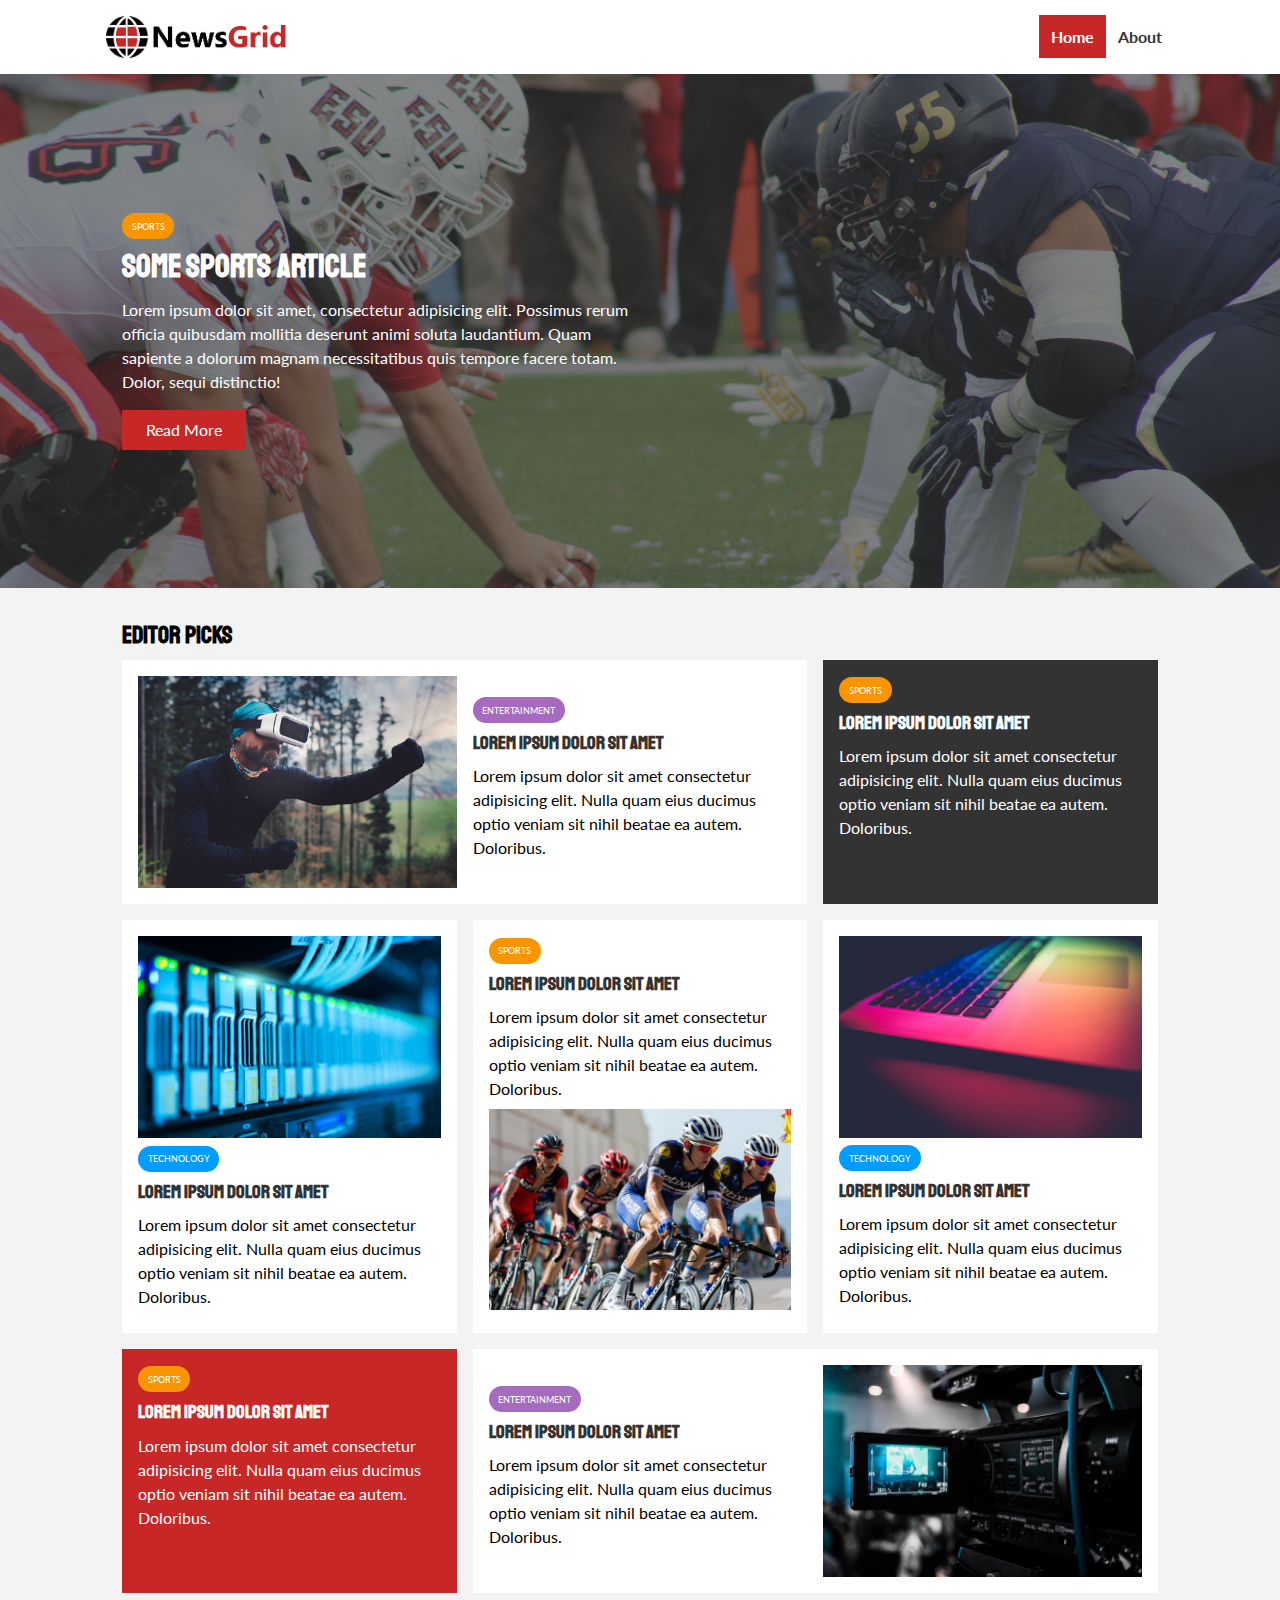
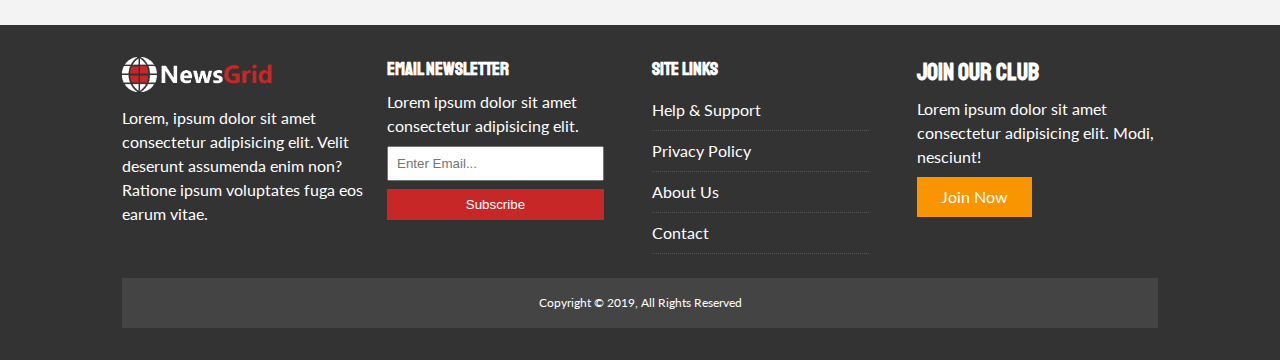
<file: index.html>
<!DOCTYPE html>
<html lang="en">
<head>
  <meta charset="UTF-8">
  <meta name="viewport" content="width=device-width, initial-scale=1.0">
  <meta http-equiv="X-UA-Compatible" content="ie=edge">
  <link rel="stylesheet" href="https://use.fontawesome.com/releases/v5.6.3/css/all.css" integrity="sha384-UHRtZLI+pbxtHCWp1t77Bi1L4ZtiqrqD80Kn4Z8NTSRyMA2Fd33n5dQ8lWUE00s/" crossorigin="anonymous">
  <link href="https://fonts.googleapis.com/css?family=Lato|Staatliches" rel="stylesheet">
  <link rel="stylesheet" href="style.css">
  <link rel="stylesheet" media="screen and (max-width: 768px)" href="mobile.css">
  <link rel="shortcut icon" type="image/x-icon" href="favicon.ico">
  <title>NewsGrid | Latest News</title>
</head>
<body>

  <nav id="main-nav">
    <div class="container">
      <img src="logo.png" alt="NewsGrid" class="logo">
      <div class="social">
          
        <a href="signup.php" target="_blank"><i class="fab fa-facebook fa-2x"></i></a>
        <a href="http://twitter.com" target="_blank"><i class="fab fa-twitter fa-2x"></i></a>
        <a href="http://instagram.com" target="_blank"><i class="fab fa-instagram fa-2x"></i></a>
        <a href="http://youtube.com" target="_blank"><i class="fab fa-youtube fa-2x"></i></a>
      </div>
      <ul>
        <li><a class="current" href="index.html">Home</a></li>
        <li><a href="about.html">About</a></li>
      </ul>
    </div>
  </nav>

  <!-- Showcase -->
  <header id="showcase">
    <div class="container">
      <div class="showcase-container">
        <div class="showcase-content">
          <div class="category category-sports">Sports</div>
          <h1>Some Sports Article</h1>
          <p>Lorem ipsum dolor sit amet, consectetur adipisicing elit. Possimus rerum officia quibusdam mollitia deserunt animi soluta laudantium. Quam sapiente a dolorum magnam necessitatibus quis tempore facere totam. Dolor, sequi distinctio!</p>
          <a href="article.html" class="btn btn-primary">Read More</a>
        </div>
      </div>
    </div>
  </header>

  <!-- Home Articles -->
  <section id="home-articles" class="py-2">
    <div class="container">
        <h2>Editor Picks</h2>
        <div class="articles-container">
          <article class="card">
            <img src="ent1.jpg" alt="">
            <div>
              <div class="category category-ent">Entertainment</div>
              <h3>
                <a href="article.html">Lorem ipsum dolor sit amet</a>
              </h3>
              <p>Lorem ipsum dolor sit amet consectetur adipisicing elit. Nulla quam eius ducimus optio veniam sit nihil beatae ea autem. Doloribus.</p>
            </div>
          </article>
          <article class="card bg-dark">
            <div class="category category-sports">Sports</div>
            <h3>
              <a href="article.html">Lorem ipsum dolor sit amet</a>
            </h3>
            <p>Lorem ipsum dolor sit amet consectetur adipisicing elit. Nulla quam eius ducimus optio veniam sit nihil beatae ea autem. Doloribus.</p>
          </article>
          <article class="card">
            <img src="tech1.jpg" alt="">
            <div class="category category-tech">Technology</div>
            <h3>
              <a href="article.html">Lorem ipsum dolor sit amet</a>
            </h3>
            <p>Lorem ipsum dolor sit amet consectetur adipisicing elit. Nulla quam eius ducimus optio veniam sit nihil beatae ea autem. Doloribus.</p>
          </article>
          <article class="card">
            <div class="category category-sports">Sports</div>
            <h3>
              <a href="article.html">Lorem ipsum dolor sit amet</a>
            </h3>
            <p>Lorem ipsum dolor sit amet consectetur adipisicing elit. Nulla quam eius ducimus optio veniam sit nihil beatae ea autem. Doloribus.</p>
            <img src="sports1.jpg" alt="">
          </article>
          <article class="card">
            <img src="tech2.jpg" alt="">
            <div class="category category-tech">Technology</div>
            <h3>
              <a href="article.html">Lorem ipsum dolor sit amet</a>
            </h3>
            <p>Lorem ipsum dolor sit amet consectetur adipisicing elit. Nulla quam eius ducimus optio veniam sit nihil beatae ea autem. Doloribus.</p>
          </article>
          <article class="card bg-primary">
            <div class="category category-sports">Sports</div>
            <h3>
              <a href="article.html">Lorem ipsum dolor sit amet</a>
            </h3>
            <p>Lorem ipsum dolor sit amet consectetur adipisicing elit. Nulla quam eius ducimus optio veniam sit nihil beatae ea autem. Doloribus.</p>
          </article>
          <article class="card">
            <div>
              <div class="category category-ent">Entertainment</div>
              <h3>
                <a href="article.html">Lorem ipsum dolor sit amet</a>
              </h3>
              <p>Lorem ipsum dolor sit amet consectetur adipisicing elit. Nulla quam eius ducimus optio veniam sit nihil beatae ea autem. Doloribus.</p>
            </div>
            <img src="ent2.jpg" alt="">
          </article>
        </div>
    </div>
  </section>

  <!-- Footer -->
  <footer id="main-footer" class="py-2">
    <div class="container footer-container">
      <div>
        <img src="logo_light.png" alt="NewsGrid">
        <p>Lorem, ipsum dolor sit amet consectetur adipisicing elit. Velit deserunt assumenda enim non? Ratione ipsum voluptates fuga eos earum vitae.</p>
      </div>
      <div>
        <h3>Email Newsletter</h3>
        <p>Lorem ipsum dolor sit amet consectetur adipisicing elit.</p>
        <form>
          <input type="email" placeholder="Enter Email...">
          <input type="submit" value="Subscribe" class="btn btn-primary">
        </form>
      </div>
      <div>
        <h3>Site Links</h3>
        <ul class="list">
          <li><a href="#">Help & Support</a></li>
          <li><a href="#">Privacy Policy</a></li>
          <li><a href="#">About Us</a></li>
          <li><a href="#">Contact</a></li>
        </ul>
      </div>
      <div>
        <h2>Join Our Club</h2>
        <p>Lorem ipsum dolor sit amet consectetur adipisicing elit. Modi, nesciunt!</p>
        <a href="#" class="btn btn-secondary">Join Now</a>
      </div>
      <div>
        <p>
          Copyright &copy; 2019, All Rights Reserved
        </p>
      </div>
    </div>
  </footer>

</body>
</html>
</file>
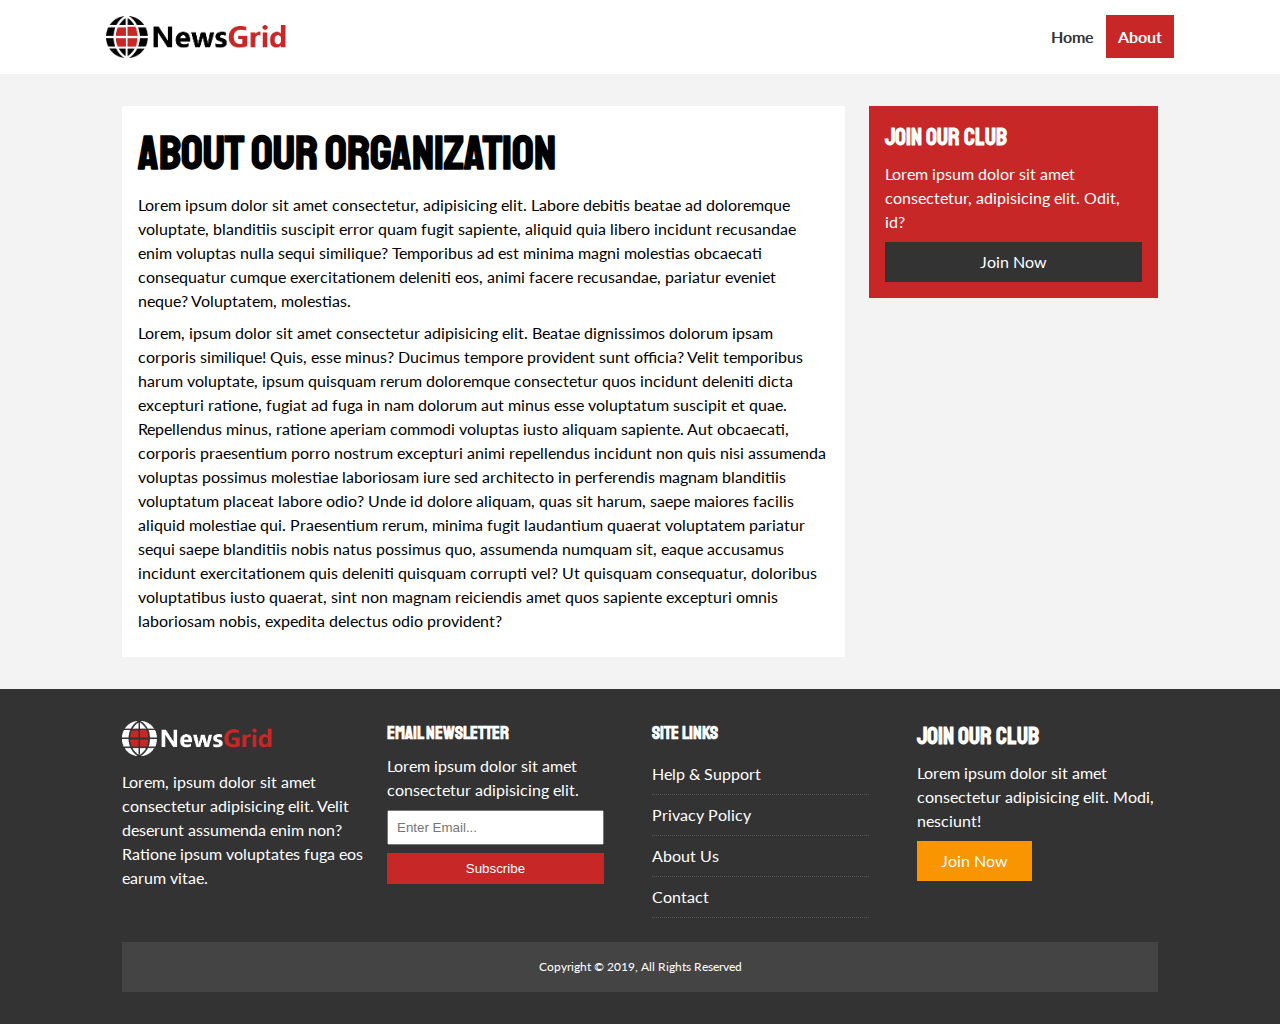
<file: about.html>
<!DOCTYPE html>
<html lang="en">
<head>
  <meta charset="UTF-8">
  <meta name="viewport" content="width=device-width, initial-scale=1.0">
  <meta http-equiv="X-UA-Compatible" content="ie=edge">
  <link rel="stylesheet" href="https://use.fontawesome.com/releases/v5.6.3/css/all.css" integrity="sha384-UHRtZLI+pbxtHCWp1t77Bi1L4ZtiqrqD80Kn4Z8NTSRyMA2Fd33n5dQ8lWUE00s/" crossorigin="anonymous">
  <link href="https://fonts.googleapis.com/css?family=Lato|Staatliches" rel="stylesheet">
  <link rel="stylesheet" href="style.css">
  <link rel="stylesheet" media="screen and (max-width: 768px)" href="mobile.css">
  <link rel="shortcut icon" type="image/x-icon" href="favicon.ico">
  <title>NewsGrid | About</title>
</head>
<body>
  <nav id="main-nav">
    <div class="container">
      <img src="logo.png" alt="NewsGrid" class="logo">
      <div class="social">
        <a href="http://facebook.com" target="_blank"><i class="fab fa-facebook fa-2x"></i></a>
        <a href="http://twitter.com" target="_blank"><i class="fab fa-twitter fa-2x"></i></a>
        <a href="http://instagram.com" target="_blank"><i class="fab fa-instagram fa-2x"></i></a>
        <a href="http://youtube.com" target="_blank"><i class="fab fa-youtube fa-2x"></i></a>
      </div>
      <ul>
        <li><a href="index.html">Home</a></li>
        <li><a class="current" href="about.html">About</a></li>
      </ul>
    </div>
  </nav>

  <section id="about">
    <div class="container">
      <div class="page-container">
        <article class="card">
          <h1 class="l-heading">About Our Organization</h1>
          <p>Lorem ipsum dolor sit amet consectetur, adipisicing elit. Labore debitis beatae ad doloremque voluptate, blanditiis suscipit error quam fugit sapiente, aliquid quia libero incidunt recusandae enim voluptas nulla sequi similique? Temporibus ad est minima magni molestias obcaecati consequatur cumque exercitationem deleniti eos, animi facere recusandae, pariatur eveniet neque? Voluptatem, molestias.</p>
          <p>Lorem, ipsum dolor sit amet consectetur adipisicing elit. Beatae dignissimos dolorum ipsam corporis similique! Quis, esse minus? Ducimus tempore provident sunt officia? Velit temporibus harum voluptate, ipsum quisquam rerum doloremque consectetur quos incidunt deleniti dicta excepturi ratione, fugiat ad fuga in nam dolorum aut minus esse voluptatum suscipit et quae. Repellendus minus, ratione aperiam commodi voluptas iusto aliquam sapiente. Aut obcaecati, corporis praesentium porro nostrum excepturi animi repellendus incidunt non quis nisi assumenda voluptas possimus molestiae laboriosam iure sed architecto in perferendis magnam blanditiis voluptatum placeat labore odio? Unde id dolore aliquam, quas sit harum, saepe maiores facilis aliquid molestiae qui. Praesentium rerum, minima fugit laudantium quaerat voluptatem pariatur sequi saepe blanditiis nobis natus possimus quo, assumenda numquam sit, eaque accusamus incidunt exercitationem quis deleniti quisquam corrupti vel? Ut quisquam consequatur, doloribus voluptatibus iusto quaerat, sint non magnam reiciendis amet quos sapiente excepturi omnis laboriosam nobis, expedita delectus odio provident?</p>
        </article>
        <aside class="card bg-primary">
          <h2>Join Our Club</h2>
          <p>Lorem ipsum dolor sit amet consectetur, adipisicing elit. Odit, id?</p>
          <a href="#" class="btn btn-dark btn-block">Join Now</a>
        </aside>
      </div>
    </div>
  </section>

  <!-- Footer -->
  <footer id="main-footer" class="py-2">
    <div class="container footer-container">
      <div>
        <img src="logo_light.png" alt="NewsGrid">
        <p>Lorem, ipsum dolor sit amet consectetur adipisicing elit. Velit deserunt assumenda enim non? Ratione ipsum voluptates fuga eos earum vitae.</p>
      </div>
      <div>
        <h3>Email Newsletter</h3>
        <p>Lorem ipsum dolor sit amet consectetur adipisicing elit.</p>
        <form>
          <input type="email" placeholder="Enter Email...">
          <input type="submit" value="Subscribe" class="btn btn-primary">
        </form>
      </div>
      <div>
        <h3>Site Links</h3>
        <ul class="list">
          <li><a href="#">Help & Support</a></li>
          <li><a href="#">Privacy Policy</a></li>
          <li><a href="#">About Us</a></li>
          <li><a href="#">Contact</a></li>
        </ul>
      </div>
      <div>
        <h2>Join Our Club</h2>
        <p>Lorem ipsum dolor sit amet consectetur adipisicing elit. Modi, nesciunt!</p>
        <a href="#" class="btn btn-secondary">Join Now</a>
      </div>
      <div>
        <p>
          Copyright &copy; 2019, All Rights Reserved
        </p>
      </div>
    </div>
  </footer>

</body>
</html>
</file>
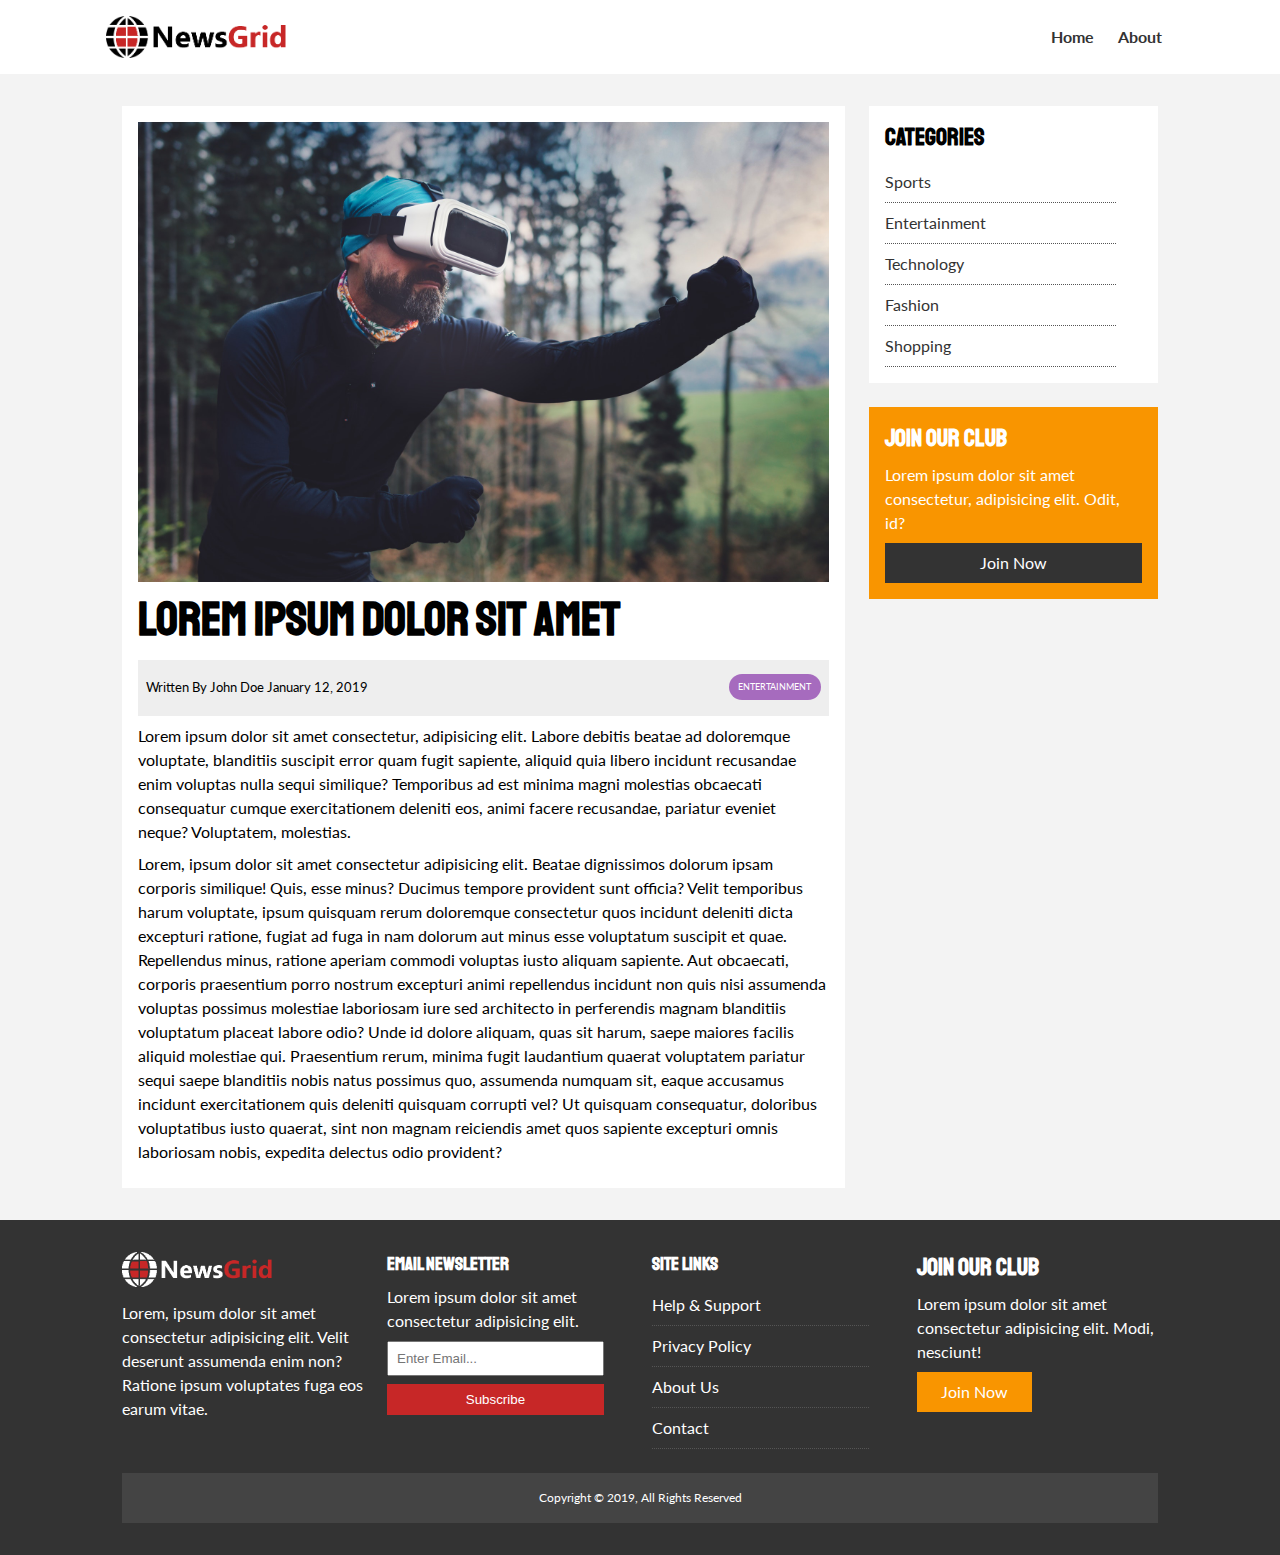
<file: article.html>
<!DOCTYPE html>
<html lang="en">
<head>
  <meta charset="UTF-8">
  <meta name="viewport" content="width=device-width, initial-scale=1.0">
  <meta http-equiv="X-UA-Compatible" content="ie=edge">
  <link rel="stylesheet" href="https://use.fontawesome.com/releases/v5.6.3/css/all.css" integrity="sha384-UHRtZLI+pbxtHCWp1t77Bi1L4ZtiqrqD80Kn4Z8NTSRyMA2Fd33n5dQ8lWUE00s/" crossorigin="anonymous">
  <link href="https://fonts.googleapis.com/css?family=Lato|Staatliches" rel="stylesheet">
  <link rel="stylesheet" href="style.css">
  <link rel="stylesheet" media="screen and (max-width: 768px)" href="mobile.css">
  <link rel="shortcut icon" type="image/x-icon" href="favicon.ico">
  <title>NewsGrid | Latest News</title>
</head>
<body>
  <nav id="main-nav">
    <div class="container">
      <img src="logo.png" alt="NewsGrid" class="logo">
      <div class="social">
        <a href="http://facebook.com" target="_blank"><i class="fab fa-facebook fa-2x"></i></a>
        <a href="http://twitter.com" target="_blank"><i class="fab fa-twitter fa-2x"></i></a>
        <a href="http://instagram.com" target="_blank"><i class="fab fa-instagram fa-2x"></i></a>
        <a href="http://youtube.com" target="_blank"><i class="fab fa-youtube fa-2x"></i></a>
      </div>
      <ul>
        <li><a href="index.html">Home</a></li>
        <li><a href="about.html">About</a></li>
      </ul>
    </div>
  </nav>

  <section id="article">
    <div class="container">
      <div class="page-container">
        <article class="card">
          <img src="ent1.jpg" alt="">
          <h1 class="l-heading">Lorem ipsum dolor sit amet</h1>
          <div class="meta">
            <small>
              <i class="fas fa-user"></i> Written By John Doe January 12, 2019
            </small>
            <div class="category category-ent">Entertainment</div>
          </div>
          <p>Lorem ipsum dolor sit amet consectetur, adipisicing elit. Labore debitis beatae ad doloremque voluptate, blanditiis suscipit error quam fugit sapiente, aliquid quia libero incidunt recusandae enim voluptas nulla sequi similique? Temporibus ad est minima magni molestias obcaecati consequatur cumque exercitationem deleniti eos, animi facere recusandae, pariatur eveniet neque? Voluptatem, molestias.</p>
          <p>Lorem, ipsum dolor sit amet consectetur adipisicing elit. Beatae dignissimos dolorum ipsam corporis similique! Quis, esse minus? Ducimus tempore provident sunt officia? Velit temporibus harum voluptate, ipsum quisquam rerum doloremque consectetur quos incidunt deleniti dicta excepturi ratione, fugiat ad fuga in nam dolorum aut minus esse voluptatum suscipit et quae. Repellendus minus, ratione aperiam commodi voluptas iusto aliquam sapiente. Aut obcaecati, corporis praesentium porro nostrum excepturi animi repellendus incidunt non quis nisi assumenda voluptas possimus molestiae laboriosam iure sed architecto in perferendis magnam blanditiis voluptatum placeat labore odio? Unde id dolore aliquam, quas sit harum, saepe maiores facilis aliquid molestiae qui. Praesentium rerum, minima fugit laudantium quaerat voluptatem pariatur sequi saepe blanditiis nobis natus possimus quo, assumenda numquam sit, eaque accusamus incidunt exercitationem quis deleniti quisquam corrupti vel? Ut quisquam consequatur, doloribus voluptatibus iusto quaerat, sint non magnam reiciendis amet quos sapiente excepturi omnis laboriosam nobis, expedita delectus odio provident?</p>
        </article>

        <aside id="categories" class="card">
          <h2>Categories</h2>
          <ul class="list">
            <li><a href="#"><i class="fas fa-chevron-right"></i> Sports</a></li>
            <li><a href="#"><i class="fas fa-chevron-right"></i> Entertainment</a></li>
            <li><a href="#"><i class="fas fa-chevron-right"></i> Technology</a></li>
            <li><a href="#"><i class="fas fa-chevron-right"></i> Fashion</a></li>
            <li><a href="#"><i class="fas fa-chevron-right"></i> Shopping</a></li>
          </ul>
        </aside>

        <aside class="card bg-secondary">
          <h2>Join Our Club</h2>
          <p>Lorem ipsum dolor sit amet consectetur, adipisicing elit. Odit, id?</p>
          <a href="#" class="btn btn-dark btn-block">Join Now</a>
        </aside>
      </div>
    </div>
  </section>

  <!-- Footer -->
  <footer id="main-footer" class="py-2">
    <div class="container footer-container">
      <div>
        <img src="logo_light.png" alt="NewsGrid">
        <p>Lorem, ipsum dolor sit amet consectetur adipisicing elit. Velit deserunt assumenda enim non? Ratione ipsum voluptates fuga eos earum vitae.</p>
      </div>
      <div>
        <h3>Email Newsletter</h3>
        <p>Lorem ipsum dolor sit amet consectetur adipisicing elit.</p>
        <form>
          <input type="email" placeholder="Enter Email...">
          <input type="submit" value="Subscribe" class="btn btn-primary">
        </form>
      </div>
      <div>
        <h3>Site Links</h3>
        <ul class="list">
          <li><a href="#">Help & Support</a></li>
          <li><a href="#">Privacy Policy</a></li>
          <li><a href="#">About Us</a></li>
          <li><a href="#">Contact</a></li>
        </ul>
      </div>
      <div>
        <h2>Join Our Club</h2>
        <p>Lorem ipsum dolor sit amet consectetur adipisicing elit. Modi, nesciunt!</p>
        <a href="#" class="btn btn-secondary">Join Now</a>
      </div>
      <div>
        <p>
          Copyright &copy; 2019, All Rights Reserved
        </p>
      </div>
    </div>
  </footer>

</body>
</html>
</file>
<file: style.css>
:root {
  --primary-color: #c72727;
  --secondary-color: #f99500;
  --light-color: #f3f3f3;
  --dark-color: #333;
  --max-width: 1100px;
}

.category {
  --sports-color: #f99500;
  --ent-color: #a66bbe;
  --tech-color: #009cff;
}

* {
  margin: 0;
  padding: 0;
  box-sizing: border-box;
}

body {
  font-family: 'Lato', sans-serif;
  line-height: 1.5;
  background: var(--light-color);
}

a {
  color: #333;
  text-decoration: none;
}

ul {
  list-style: none;
}

p {
  margin: .5rem 0;
}

img {
  width: 100%;
}

h1, h2, h3, h4, h5, h6 {
  font-family: 'Staatliches', cursive;
  margin-bottom: .55rem;
  line-height: 1.3;
}

/* Utility */
.container {
  max-width: var(--max-width);
  margin: auto;
  padding: 0 2rem;
  overflow: hidden;
}

.category {
  display: inline-block;
  color: #fff;
  font-size: 0.55rem;
  text-transform: uppercase;
  padding: 0.4rem 0.6rem;
  border-radius: 15px;
  margin-bottom: 0.5rem;
}

.category-sports { background: var(--sports-color) }
.category-ent { background: var(--ent-color) }
.category-tech { background: var(--tech-color) }

.btn {
  display: inline-block;
  border: none;
  background: var(--dark-color);
  color: #fff;
  padding: 0.5rem 1.5rem;
}

.btn-light { background: var(--light-color) }
.btn-primary { background: var(--primary-color) }
.btn-secondary { background: var(--secondary-color) }

.btn-block {
  display: block;
  width: 100%;
  text-align: center;
}

.btn:hover {
  opacity: 0.9;
}

.card {
  background: #fff;
  padding: 1rem;
}

.bg-dark {
  background: var(--dark-color);
  color: #fff;
}

.bg-primary {
  background: var(--primary-color);
  color: #fff;
}

.bg-secondary {
  background: var(--secondary-color);
  color: #fff;
}

.bg-dark h1,
.bg-dark h2,
.bg-dark h3,
.bg-dark a,
.bg-primary h1,
.bg-primary h2,
.bg-primary h3,
.bg-primary a,
.bg-secondary h1,
.bg-secondary h2,
.bg-secondary h3,
.bg-secondary a {
  color: #fff;
}

.py-1 { padding: 1.5rem 0 }
.py-2 { padding: 2rem 0 }
.py-3 { padding: 3rem 0 }
.p-1 { padding: 1.5rem }
.p-2 { padding: 2rem }
.p-3 { padding: 3rem }

.l-heading {
  font-size: 3rem;
}

.list li {
  padding: .5rem 0;
  border-bottom: #555 dotted 1px;
  width: 90%;
}

.list li a:hover {
  color: var(--primary-color) !important;
}

/* Inner page grid container */
.page-container {
  display: grid;
  grid-template-columns: 5fr 2fr;
  margin: 2rem 0;
  grid-gap: 1.5rem;
}

.page-container > *:first-child {
  grid-row: 1 / span 3;
}

/* Navigation */
#main-nav {
  background: #fff;
  position: sticky;
  top: 0;
  z-index: 2;
}

#main-nav .container {
  display: grid;
  grid-template-columns: 6fr 3fr 2fr;
  padding: 1rem;
  align-items: center;
}

#main-nav .logo {
  width: 180px;
}

#main-nav ul {
  justify-self: end;
  display: flex;
}

#main-nav ul li a {
  padding: 0.75rem;
  font-weight: bold;
}

#main-nav ul li a.current {
  background: var(--primary-color);
  color: #fff;
}

#main-nav ul li a:hover {
  background: var(--light-color);
  color: var(--dark-color);
}

#main-nav .social {
  justify-self: center;
}

#main-nav .social i {
  color: #777;
  margin-right: .5rem;
}

/* Showcase */
#showcase {
  color: #fff;
  background: #333;
  padding: 2rem;
  position: relative;
}

#showcase:before {
  content: '';
  background: url('featured.jpg') no-repeat center center/cover;
  position: absolute;
  top: 0;
  left: 0;
  width: 100%;
  height: 100%;
  opacity: 0.4;
}

#showcase .showcase-container {
  display: grid;
  grid-template-columns: repeat(2, 1fr);
  justify-content: center;
  align-items: center;
  height: 50vh;
}

#showcase .showcase-content {
  z-index: 1;
}

#showcase .showcase-content p {
  margin-bottom: 1rem;
}

/* Home Articles */
#home-articles .articles-container {
  display: grid;
  grid-template-columns: repeat(3, 1fr);
  grid-gap: 1rem;
}

#home-articles .articles-container > *:first-child,
#home-articles .articles-container > *:last-child {
  display: grid;
  grid-template-columns: repeat(2, 1fr);
  grid-gap: 1rem;
  align-items: center;
  grid-column: 1 / span 2;
}

#home-articles .articles-container > *:last-child {
  grid-column: 2 / span 2;
}

#article .meta {
  display: flex;
  justify-content: space-between;
  align-items: center;
  background: #eee;
  padding: 0.5rem;
}

#article .meta .category {
  margin-top: 0.4rem;
}

/* Footer */
#main-footer {
  background: var(--dark-color);
  color: #fff;
}

#main-footer img {
  width: 150px;
}

#main-footer a {
  color: #fff;
}

#main-footer .footer-container {
  display: grid;
  grid-template-columns: repeat(4, 1fr);
  grid-gap: 1.5rem;
}

#main-footer .footer-container > *:last-child {
  background: #444;
  grid-column: 1 / span 4;
  padding: .5rem;
  text-align: center;
  font-size: 0.75rem;
}

#main-footer .footer-container input[type='email'] {
  width: 90%;
  padding: 0.5rem;
  margin-bottom: 0.5rem;
}

#main-footer .footer-container input[type='submit'] {
  width: 90%;
}
</file>
<file: mobile.css>
/* Navigation */
#main-nav .social {
  display: none;
}

#main-nav .container {
  grid-template-columns: 1fr;
  grid-gap: 1.2rem;
}

#main-nav ul,
#main-nav .logo {
  justify-self: center;
}

#main-nav ul li a {
  padding: 0.50rem;
}

#home-articles .articles-container {
  grid-template-columns: repeat(2, 1fr);
}

#home-articles .articles-container > *:first-child,
#home-articles .articles-container > *:last-child {
  grid-template-columns: 1fr;
  grid-column: 1;
}

@media(max-width: 600px) {
  /* Stack Grid Items */
  #showcase .showcase-container,
  #home-articles .articles-container,
  #main-footer .footer-container {
    grid-template-columns: 1fr;
  }

  #main-footer .footer-container > *:last-child {
    grid-column: 1;
  }

  #main-footer .footer-container > *:first-child,
  #main-footer .footer-container > *:nth-child(2){
    border-bottom: #444 dotted 1px;
    padding-bottom: 1rem;
  }

  .page-container {
    grid-template-columns: 1fr;
    text-align: center;
  }

  .page-container > *:first-child {
    grid-row: 1;
  }

  .l-heading {
    font-size: 2rem;
  }
}
</file>
